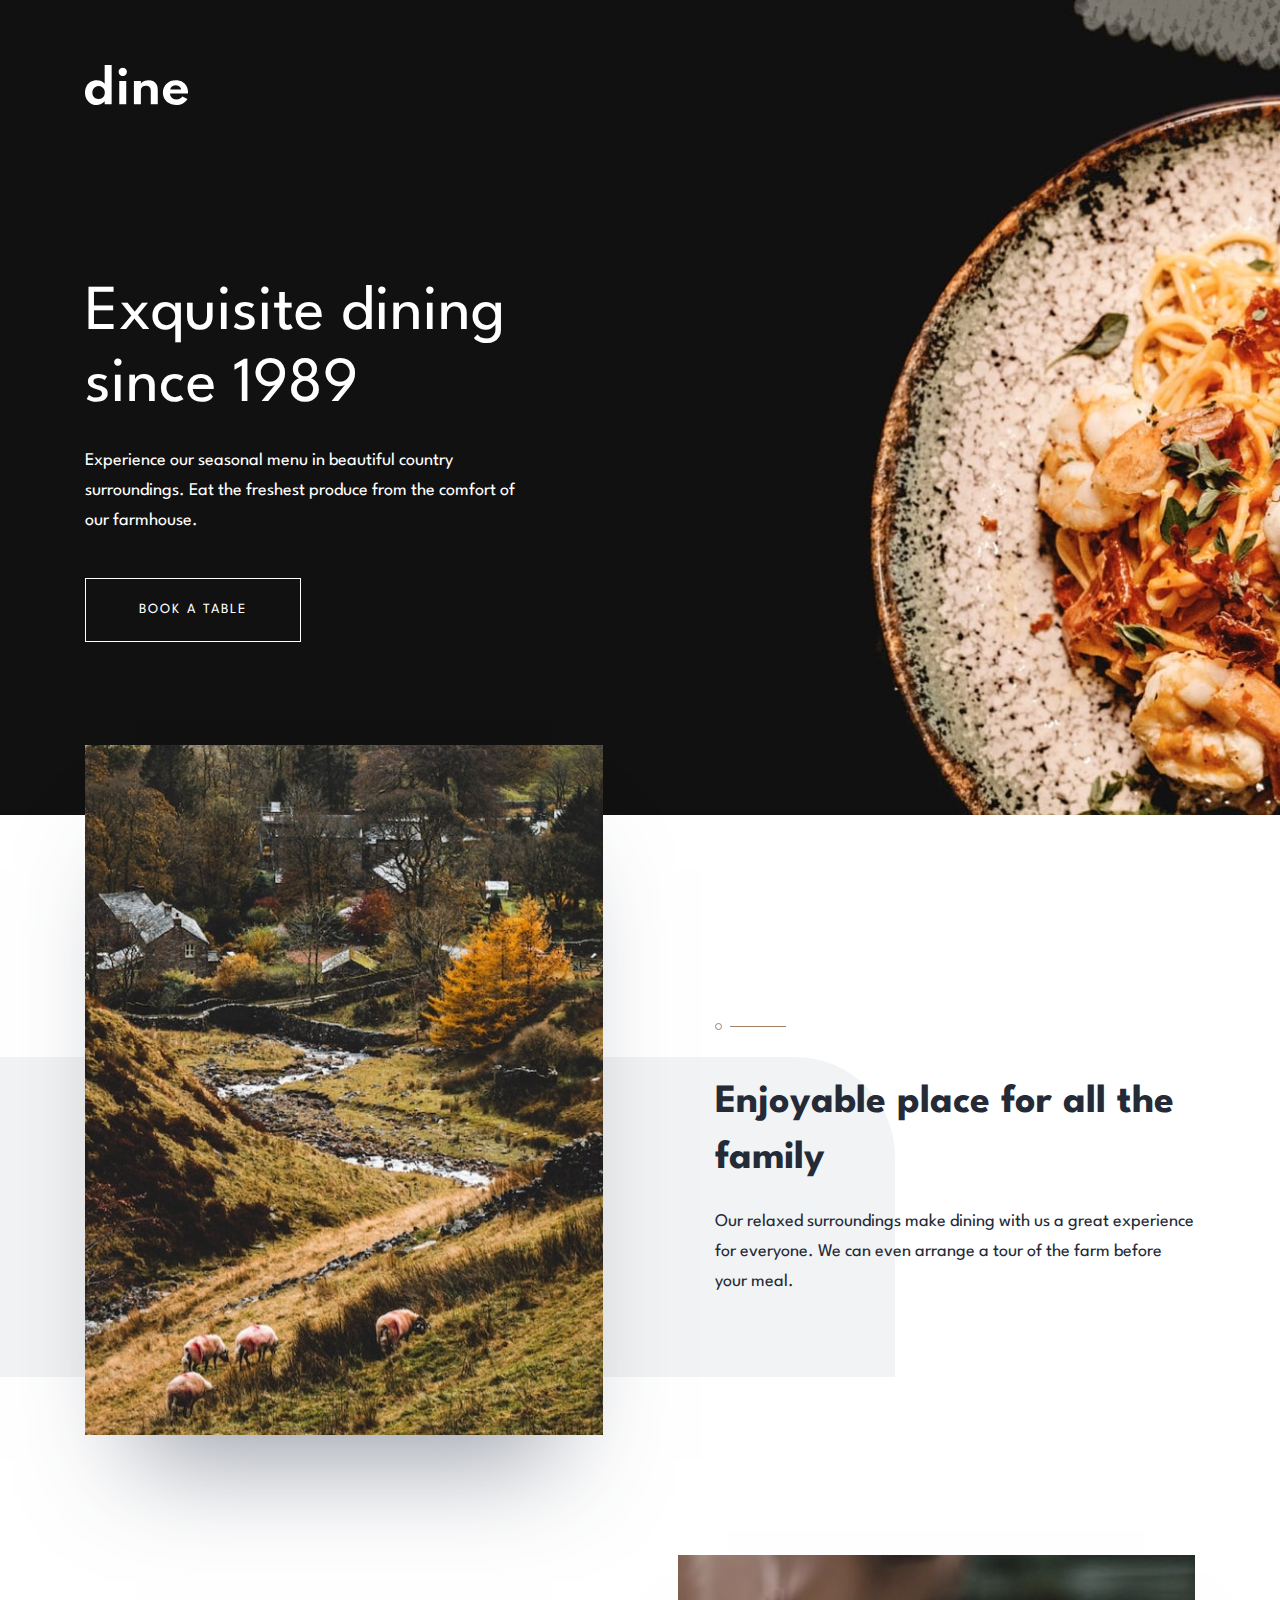
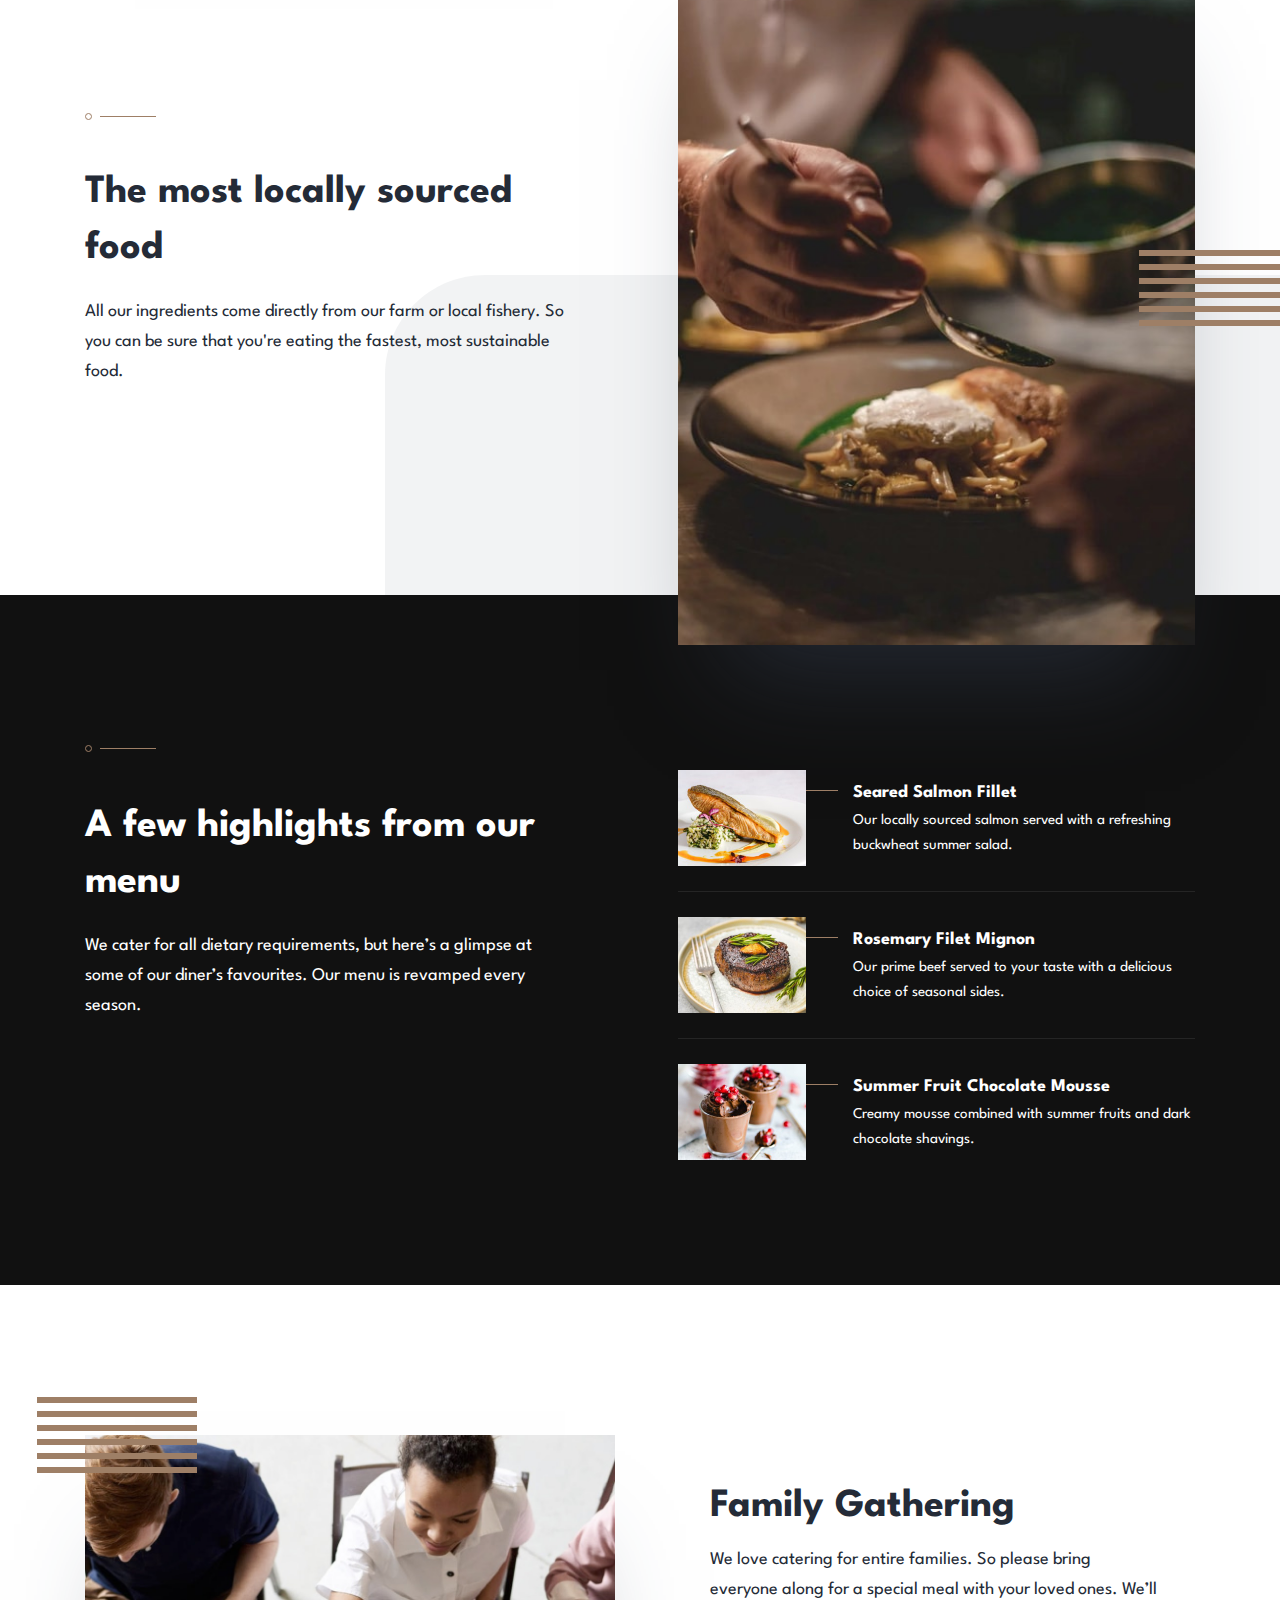
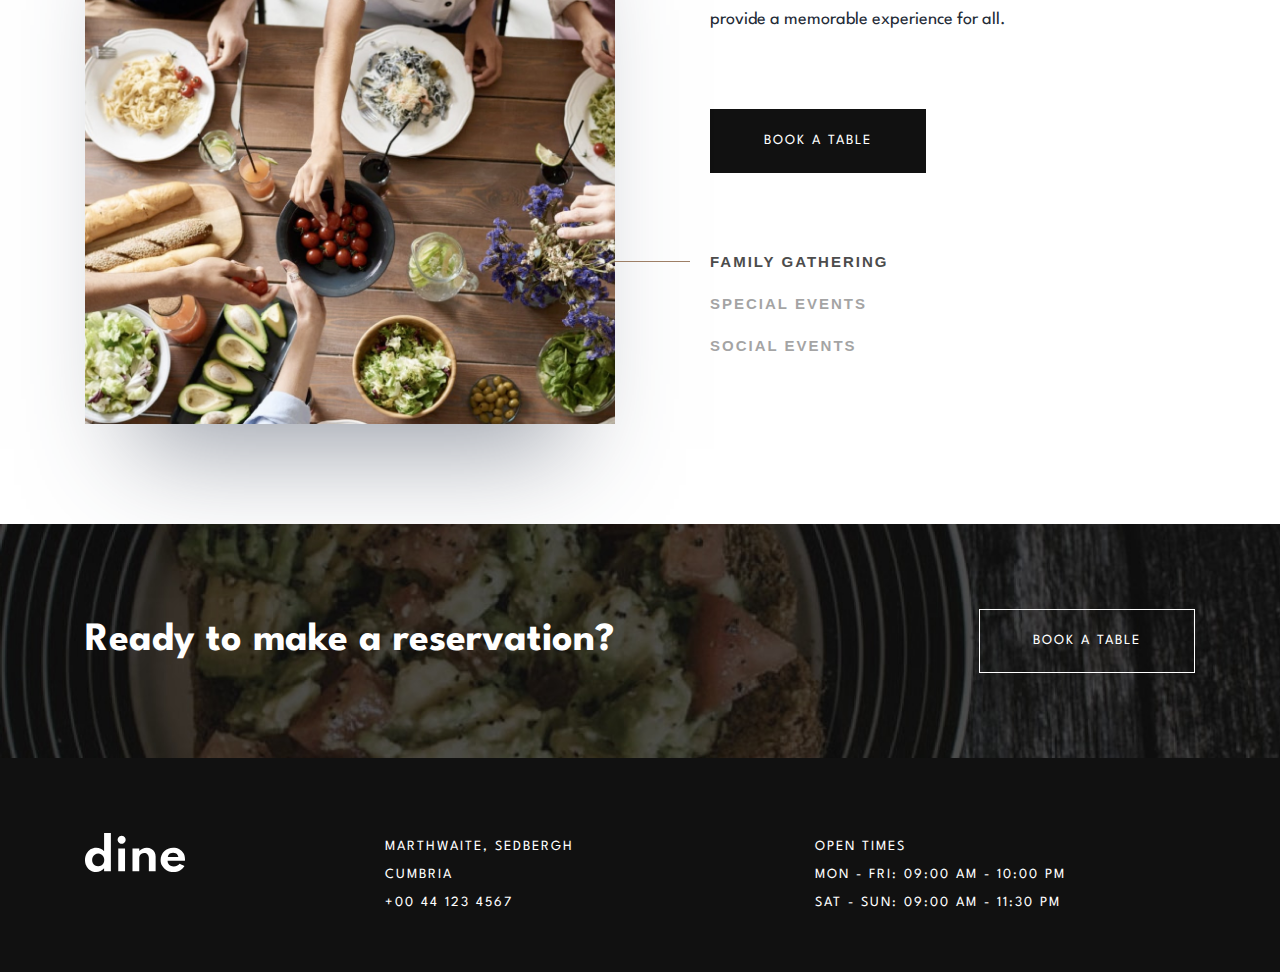
<file: index.html>
<!DOCTYPE html>
<html lang="en">
  <head>
    <meta charset="UTF-8" />
    <meta name="viewport" content="width=device-width, initial-scale=1" />

    <title>Frontend Mentor | Dine Website Challenge</title>
    <meta
      name="description"
      content="Experience our seasonal menu in beautiful country surroundings. Eat the freshest produce from the comfort of our farmhouse."
    />
    <link
      href="https://fonts.googleapis.com/css2?family=Spartan:wght@400;500;600;700&display=swap"
      rel="stylesheet"
    />
    <link rel="stylesheet" href="./css/style.css" />
  </head>

  <body>
    <div class="page">
      <header class="dine">
        <div class="container">
          <a href="index.html"
            ><img class="dine-brand" src="images/logo.svg" alt="Dine Logo"
          /></a>
          <div class="dine-content">
            <h1 class="heading-one dine-heading">
              Exquisite dining<br />
              since 1989
            </h1>
            <p class="body-copy body-copy-light dine-body">
              Experience our seasonal menu in beautiful country surroundings.
              Eat the freshest produce from the comfort of our farmhouse.
            </p>
            <a class="button button-dark dine-button" href="booking.html"
              >Book a table</a
            >
          </div>
        </div>
      </header>
      <main>
        <section class="main">
          <div class="container">
            <div class="main-location">
              <div class="main-location-image">
                <picture>
                  <source
                    srcset="
                      images/homepage/enjoyable-place-desktop.jpg    1920w,
                      images/homepage/enjoyable-place-desktop@2x.jpg 3840w
                    "
                    media="(min-width: 1024px)"
                  />
                  <source
                    srcset="
                      images/homepage/enjoyable-place-tablet.jpg    1024w,
                      images/homepage/enjoyable-place-tablet@2x.jpg 2048w
                    "
                    media="(min-width: 640px)"
                  />
                  <img
                    srcset="
                      images/homepage/enjoyable-place-mobile.jpg     640w,
                      images/homepage/enjoyable-place-mobile@2x.jpg 1280w
                    "
                    class="main-shadow"
                    alt=""
                  />
                </picture>
              </div>
              <div class="main-location-content">
                <svg
                  class="divider"
                  xmlns="http://www.w3.org/2000/svg"
                  width="71"
                  height="7"
                >
                  <g fill="none" fill-rule="evenodd">
                    <path fill="#9E7F66" d="M15 3h56v1H15z" />
                    <circle cx="3.5" cy="3.5" r="3" stroke="#9E7F66" />
                  </g>
                </svg>
                <h2 class="heading-two heading-two-dark">
                  Enjoyable place for all the family
                </h2>
                <p class="body-copy body-copy-dark">
                  Our relaxed surroundings make dining with us a great
                  experience for everyone. We can even arrange a tour of the
                  farm before your meal.
                </p>
              </div>
            </div>
            <div class="main-food">
              <div class="main-food-content">
                <svg
                  class="divider"
                  xmlns="http://www.w3.org/2000/svg"
                  width="71"
                  height="7"
                >
                  <g fill="none" fill-rule="evenodd">
                    <path fill="#9E7F66" d="M15 3h56v1H15z" />
                    <circle cx="3.5" cy="3.5" r="3" stroke="#9E7F66" />
                  </g>
                </svg>
                <h2 class="heading-two heading-two-dark">
                  The most locally sourced food
                </h2>
                <p class="body-copy body-copy-dark">
                  All our ingredients come directly from our farm or local
                  fishery. So you can be sure that you're eating the fastest,
                  most sustainable food.
                </p>
              </div>
              <div class="main-food-image">
                <picture>
                  <source
                    srcset="
                      images/homepage/locally-sourced-desktop.jpg    1920w,
                      images/homepage/locally-sourced-desktop@2x.jpg 3840w
                    "
                    media="(min-width: 1024px)"
                  />
                  <source
                    srcset="
                      images/homepage/locally-sourced-tablet.jpg    1024w,
                      images/homepage/locally-sourced-tablet@2x.jpg 2048w
                    "
                    media="(min-width: 640px)"
                  />
                  <img
                    srcset="
                      images/homepage/locally-sourced-mobile.jpg     640w,
                      images/homepage/locally-sourced-mobile@2x.jpg 1280w
                    "
                    class="main-shadow"
                    alt=""
                  />
                </picture>
                <svg
                  class="pattern-lines"
                  xmlns="http://www.w3.org/2000/svg"
                  width="160"
                  height="76"
                >
                  <g fill="#9E7F66" fill-rule="evenodd">
                    <path
                      d="M0 70h160v6H0zM0 56h160v6H0zM0 42h160v6H0zM0 28h160v6H0zM0 14h160v6H0zM0 0h160v6H0z"
                    />
                  </g>
                </svg>
              </div>
            </div>
          </div>
        </section>
        <section class="menu">
          <div class="container">
            <div class="menu-content">
              <svg
                class="divider"
                xmlns="http://www.w3.org/2000/svg"
                width="71"
                height="7"
              >
                <g fill="none" fill-rule="evenodd">
                  <path fill="#9E7F66" d="M15 3h56v1H15z" />
                  <circle cx="3.5" cy="3.5" r="3" stroke="#9E7F66" />
                </g>
              </svg>
              <h2 class="heading-two heading-two-light">
                A few highlights from our menu
              </h2>
              <p class="body-copy body-copy-light">
                We cater for all dietary requirements, but here’s a glimpse at
                some of our diner’s favourites. Our menu is revamped every
                season.
              </p>
            </div>
            <div class="menu-items">
              <div class="menu-item">
                <picture>
                  <source
                    srcset="
                      images/homepage/salmon-desktop-tablet.jpg    1024w,
                      images/homepage/salmon-desktop-tablet@2x.jpg 2048w
                    "
                    media="(min-width: 640px)"
                  />
                  <img
                    srcset="
                      images/homepage/salmon-mobile.jpg     640w,
                      images/homepage/salmon-mobile@2x.jpg 1280w
                    "
                    class="menu-item-image"
                    alt=""
                  />
                </picture>
                <div class="menu-item-description">
                  <p class="menu-item-description-title">
                    Seared Salmon Fillet
                  </p>
                  <p class="menu-item-description-text">
                    Our locally sourced salmon served with a refreshing
                    buckwheat summer salad.
                  </p>
                </div>
              </div>
              <div class="menu-item">
                <picture>
                  <source
                    srcset="
                      images/homepage/beef-desktop-tablet.jpg    1024w,
                      images/homepage/beef-desktop-tablet@2x.jpg 2048w
                    "
                    media="(min-width: 640px)"
                  />
                  <img
                    srcset="
                      images/homepage/beef-mobile.jpg     640w,
                      images/homepage/beef-mobile@2x.jpg 1280w
                    "
                    class="menu-item-image"
                    alt=""
                  />
                </picture>
                <div class="menu-item-description">
                  <p class="menu-item-description-title">
                    Rosemary Filet Mignon
                  </p>
                  <p class="menu-item-description-text">
                    Our prime beef served to your taste with a delicious choice
                    of seasonal sides.
                  </p>
                </div>
              </div>
              <div class="menu-item">
                <picture>
                  <source
                    srcset="
                      images/homepage/chocolate-desktop-tablet.jpg    1024w,
                      images/homepage/chocolate-desktop-tablet@2x.jpg 2048w
                    "
                    media="(min-width: 640px)"
                  />
                  <img
                    srcset="
                      images/homepage/chocolate-mobile.jpg     640w,
                      images/homepage/chocolate-mobile@2x.jpg 1280w
                    "
                    class="menu-item-image"
                    alt=""
                  />
                </picture>
                <div class="menu-item-description">
                  <p class="menu-item-description-title">
                    Summer Fruit Chocolate Mousse
                  </p>
                  <p class="menu-item-description-text">
                    Creamy mousse combined with summer fruits and dark chocolate
                    shavings.
                  </p>
                </div>
              </div>
            </div>
          </div>
        </section>
        <section class="events">
          <div class="container">
            <div class="events-slide-images">
              <svg
                class="pattern-lines"
                xmlns="http://www.w3.org/2000/svg"
                width="160"
                height="76"
              >
                <g fill="#9E7F66" fill-rule="evenodd">
                  <path
                    d="M0 70h160v6H0zM0 56h160v6H0zM0 42h160v6H0zM0 28h160v6H0zM0 14h160v6H0zM0 0h160v6H0z"
                  />
                </g>
              </svg>
              <picture>
                <source
                  srcset="
                    images/homepage/family-gathering-desktop.jpg    1024w,
                    images/homepage/family-gathering-desktop@2x.jpg 2048w
                  "
                  media="(min-width: 1024px)"
                />
                <source
                  srcset="
                    images/homepage/family-gathering-tablet.jpg    1024w,
                    images/homepage/family-gathering-tablet@2x.jpg 2048w
                  "
                  media="(min-width: 640px)"
                />
                <img
                  srcset="
                    images/homepage/family-gathering-mobile.jpg     640w,
                    images/homepage/family-gathering-mobile@2x.jpg 1280w
                  "
                  id="family-gathering-image"
                  class="events-slide-image is-active"
                  alt=""
                />
              </picture>
              <picture>
                <source
                  srcset="
                    images/homepage/special-events-desktop.jpg    1024w,
                    images/homepage/special-events-desktop@2x.jpg 2048w
                  "
                  media="(min-width: 1024px)"
                />
                <source
                  srcset="
                    images/homepage/special-events-tablet.jpg    1024w,
                    images/homepage/special-events-tablet@2x.jpg 2048w
                  "
                  media="(min-width: 640px)"
                />
                <img
                  srcset="
                    images/homepage/special-events-mobile.jpg     640w,
                    images/homepage/special-events-mobile@2x.jpg 1280w
                  "
                  id="special-events-image"
                  class="events-slide-image"
                  alt=""
                />
              </picture>
              <picture>
                <source
                  srcset="
                    images/homepage/social-events-desktop.jpg    1024w,
                    images/homepage/social-events-desktop@2x.jpg 2048w
                  "
                  media="(min-width: 1024px)"
                />
                <source
                  srcset="
                    images/homepage/social-events-tablet.jpg    1024w,
                    images/homepage/social-events-tablet@2x.jpg 2048w
                  "
                  media="(min-width: 640px)"
                />
                <img
                  srcset="
                    images/homepage/social-events-mobile.jpg     640w,
                    images/homepage/social-events-mobile@2x.jpg 1280w
                  "
                  id="social-events-image"
                  class="events-slide-image"
                  alt=""
                />
              </picture>
            </div>
            <div class="events-slide-content">
              <div class="events-slide-content-items">
                <div
                  id="family-gathering-content"
                  class="events-slide-content-item is-active"
                >
                  <h2 class="heading-two heading-two-dark">
                    Family Gathering
                  </h2>
                  <p class="body-copy body-copy-dark">
                    We love catering for entire families. So please bring
                    everyone along for a special meal with your loved ones.
                    We’ll provide a memorable experience for all.
                  </p>
                </div>
                <div
                  id="special-events-content"
                  class="events-slide-content-item"
                >
                  <h2 class="heading-two heading-two-dark">Special Events</h2>
                  <p class="body-copy body-copy-dark">
                    Whether it’s a romantic dinner or special date you’re
                    celebrating with others we’ll look after you. We’ll be sure
                    to mark your special date with an unforgettable meal.
                  </p>
                </div>
                <div
                  id="social-events-content"
                  class="events-slide-content-item"
                >
                  <h2 class="heading-two heading-two-dark">Social Events</h2>
                  <p class="body-copy body-copy-dark">
                    Are you looking to have a larger social event? No problem!
                    We’re more than happy to cater for big parties. We’ll work
                    with you to make your event a hit with everyone.
                  </p>
                </div>
              </div>
              <a class="button button-light" href="booking.html"
                >Book a table</a
              >
              <div class="events-slide-indicators">
                <button
                  id="family-gathering"
                  class="events-slide-indicator is-active"
                >
                  Family Gathering
                </button>
                <button id="special-events" class="events-slide-indicator">
                  Special Events
                </button>
                <button
                  id="social-events"
                  role="tab"
                  aria-selected="false"
                  class="events-slide-indicator"
                >
                  Social Events
                </button>
              </div>
            </div>
          </div>
        </section>
        <section class="reservation">
          <div class="container">
            <h2 class="heading-two heading-two-light">
              Ready to make a reservation?
            </h2>
            <a class="button button-dark" href="booking.html">Book a table</a>
          </div>
        </section>
      </main>
      <footer class="footer">
        <div class="container">
          <div class="footer-brand">
            <a href="index.html"
              ><img src="images/logo.svg" alt="Dine Logo"
            /></a>
          </div>
          <div class="footer-details">
            <div class="footer-details-address">
              <span>Marthwaite, Sedbergh</span>
              <span>Cumbria</span>
              <span
                ><a href="tel:+00 44 123 4567" class="tel"
                  >+00 44 123 4567</a
                ></span
              >
            </div>
            <div class="footer-details-hours">
              <span>Open Times</span>
              <span>Mon - Fri: 09:00 AM - 10:00 PM</span>
              <span>Sat - Sun: 09:00 AM - 11:30 PM</span>
            </div>
          </div>
        </div>
      </footer>
    </div>
    <script src="js/main.js" defer></script>
  </body>
</html>
</file>
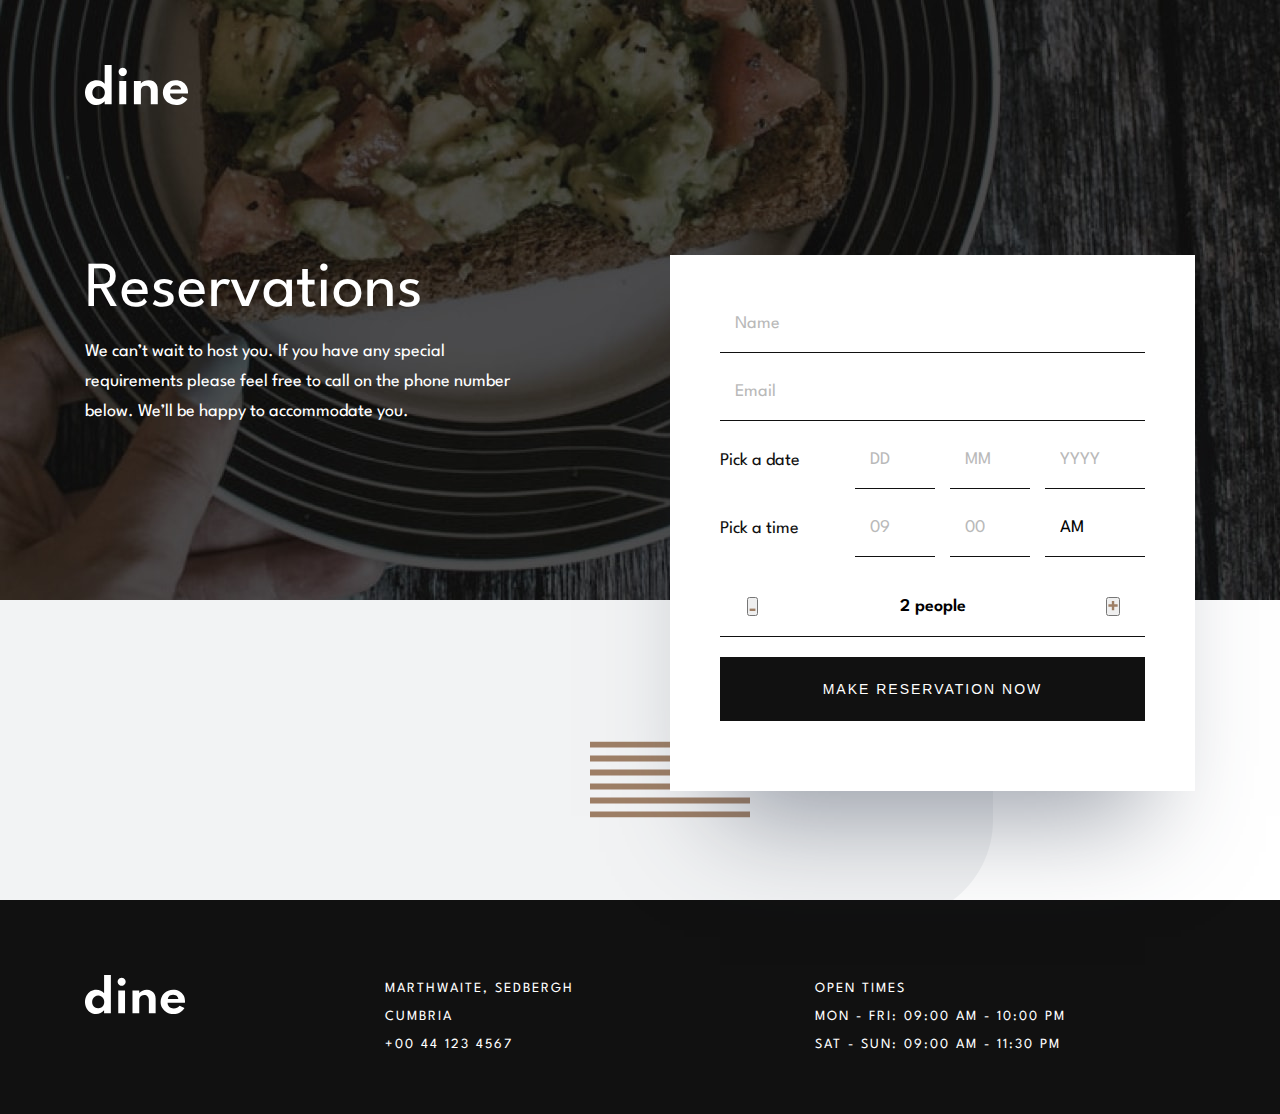
<file: booking.html>
<!DOCTYPE html>
<html lang="en">

<head>
    <meta charset="UTF-8">
    <meta name="viewport" content="width=device-width, initial-scale=1">
    <title>Frontend Mentor | Dine Website Challenge</title>
    <meta name="description" content="Experience our seasonal menu in beautiful country surroundings. Eat the freshest produce from the comfort of our farmhouse." />
    <link href="https://fonts.googleapis.com/css2?family=Spartan:wght@400;500;600;700&display=swap" rel="stylesheet">
    <link rel="stylesheet" href="./css/style.css">
</head>
<body>
    <main class="reservations">
        <div class="container">
            <a href="index.html"><img class="dine-brand" src="images/logo.svg" alt="Dine Logo"></a>
            <div class="reservations-content">
                <div class="reservations-content-text">
                    <h1 class="heading-one reservations-heading">Reservations</h1>
                    <p class="body-copy body-copy-light reservations-body">We can’t wait to host you. If you have any special requirements please feel free to call on the phone number below. We’ll be happy to accommodate you.</p>
                </div>
                <div class="reservations-content-form">
                    <form action="" class="reservations-form" autocomplete="off">
                        <div class="reservations-form-group">
                            <label class="reservations-form-label" for="name">Name</label>
                            <input class="reservations-form-input" id="name" type="text" placeholder="Name">
                            <small></small>
                        </div>
                        <div class="reservations-form-group">
                            <label class="reservations-form-label" for="email">Email</label>
                            <input class="reservations-form-input" id="email" placeholder="Email">
                            <small></small>
                        </div>
                        <div class="reservations-form-group reservations-form-group-datetime">
                            <div class="reservations-form-group-datetime-finput">
                                <span class="reservations-form-text">Pick a date</span>
                                <small></small>
                            </div>
                            <input class="reservations-form-input" id="day" type="number" pattern="[0-9]*" inputmode="numeric" placeholder="DD">
                            <input class="reservations-form-input" id="month" type="number" pattern="[0-9]*" inputmode="numeric" placeholder="MM">
                            <input class="reservations-form-input" id="year" type="number" pattern="[0-9]*" inputmode="numeric" placeholder="YYYY">
                        </div>
                        <div class="reservations-form-group reservations-form-group-datetime">
                            <div class="reservations-form-group-datetime-finput">
                                <span class="reservations-form-text">Pick a time</span>
                                <small></small>
                            </div>
                            <input class="reservations-form-input" id="hour" type="number" pattern="[0-9]*" inputmode="numeric" placeholder="09">
                            <input class="reservations-form-input" id="minute" type="number" pattern="[0-9]*" inputmode="numeric" placeholder="00">
                            <select class="reservations-form-select" id="meridiem">
                                <option value="AM">AM</option>
                                <option value="PM">PM</option>
                            </select>
                        </div>
                        <div class="reservations-form-group reservations-form-group-numpicker">
                            <button class="reservations-form-button-numpicker" id="minus">
                                <svg xmlns="http://www.w3.org/2000/svg" width="7" height="3" pointer-events="bounding-box">
                                    <path fill="#9E7F66" d="M6.425 2.977V.601H.629v2.376z" /></svg>
                            </button>
                            <p><span id="num-of-people">2</span> <span class="numpicker-text">people</span></p>
                            <button class="reservations-form-button-numpicker" id="plus">
                                <svg xmlns="http://www.w3.org/2000/svg" width="10" height="11" pointer-events="bounding-box">
                                    <path fill="#9E7F66" d="M6.227 10.156V6.727h3.429V4.342H6.227V.913H3.842v3.429H.413v2.385h3.429v3.429z" /></svg>
                        </div>
                        <div class="reservations-form-group">
                            <button class="reservations-form-button">Make reservation now</button>
                        </div>
                    </form>
                    <svg
                class="pattern-lines"
                xmlns="http://www.w3.org/2000/svg"
                width="160"
                height="76"
              >
                <g fill="#9E7F66" fill-rule="evenodd">
                  <path
                    d="M0 70h160v6H0zM0 56h160v6H0zM0 42h160v6H0zM0 28h160v6H0zM0 14h160v6H0zM0 0h160v6H0z"
                  />
                </g>
              </svg>
                </div>
            </div>
        </div>
    </main>
    <section class="reservations-bottom"></section>
    <footer class="footer">
        <div class="container">
            <div class="footer-brand">
                <a href="index.html"><img src="images/logo.svg" alt="Dine Logo"></a>
            </div>
            <div class="footer-details">
                <div class="footer-details-address">
                    <span>Marthwaite, Sedbergh</span>
                    <span>Cumbria</span>
                    <span><a href="tel:+00 44 123 4567" class="tel">+00 44 123 4567</a></span>
                </div>
                <div class="footer-details-hours">
                    <span>Open Times</span>
                    <span>Mon - Fri: 09:00 AM - 10:00 PM</span>
                    <span>Sat - Sun: 09:00 AM - 11:30 PM</span>
                </div>
            </div>
        </div>
    </footer>
    <script src="js/booking.js" defer></script>
</body>
</html>
</file>
<file: css/style.css>
:root {
  --color-beaver: #9e7f66;
  --color-xiketic: #17192b;
  --color-gunmetal: #242b37;
  --color-black-coral: #5c6779;
  --color-davys-grey: #4c4c4c;
  --color-white: #ffffff;
  --color-black: #111111;
  --color-border: rgba(151, 151, 151, 0.15);
  --color-dark-blue-shadow: rgba(56, 66, 85, 0.5);
  --color-error: #b54949;
  --color-sucess: #77c72b;
  --transition: 300ms ease-in-out;
  --transition-2: 100ms ease-in-out;
  --card-shadow: 0 7.5rem 10rem -5rem var(--color-dark-blue-shadow);
}

*,
*::before,
*::after {
  margin: 0;
  padding: 0;
  box-sizing: inherit;
}

html {
  scroll-behavior: smooth;
  box-sizing: border-box;
  font-size: 62.5%;
}

body {
  font-family: "Spartan", sans-serif;
  background-color: var(--color-black);
  min-height: 110vh; //change min-height to 110
  min-width: 32rem;
  overflow-x: hidden;
  -webkit-font-smoothing: antialiased;
  -moz-osx-font-smoothing: grayscale;
}

.container {
  margin: 0 auto;
  max-width: 95%;
  min-width: 32rem;
  width: 111rem;
}

img {
  display: block;
  max-width: 100%;
  height: auto;
}

.divider {
  margin-bottom: 4.5rem;
}

@keyframes slide-fade {
  0% {
    opacity: 0;
  }
  100% {
    opacity: 1;
  }
}

input:focus {
  outline: none;
}

.heading-one {
  color: var(--color-white);
  font-size: 6.4rem;
  line-height: 1.125;
}

.heading-two {
  font-weight: 700;
  font-size: 4rem;
  line-height: 1.4;
}
.heading-two-dark {
  color: var(--color-gunmetal);
}
.heading-two-light {
  color: var(--color-white);
}

.body-copy {
  font-weight: 400;
  font-size: 1.8rem;
  line-height: 1.667;
}
.body-copy-dark {
  color: var(--color-gunmetal);
}
.body-copy-light {
  color: var(--color-white);
}

.button {
  display: inline-block;
  background: none;
  text-transform: uppercase;
  font-size: 1.4rem;
  line-height: 1.143;
  letter-spacing: 2px;
  padding: 2.3rem 5.3rem;
  cursor: pointer;
  text-decoration: none;
}
.button-dark {
  color: var(--color-white);
  background-color: transparent;
  border: 1px solid var(--color-white);
  transition: var(--transition) background-color, var(--transition) color;
}

.button-light {
  color: var(--color-white);
  background-color: var(--color-black);
  border: 1px solid transparent;
  transition: var(--transition) background-color, var(--transition) color,
    var(--transition) border-color;
}

.reservation {
  background-repeat: no-repeat;
  background-size: cover;
  background-image: url(./../images/homepage/ready-bg-desktop.jpg);
}

.reservation .container {
  padding: 8.5rem 0;
  display: flex;
  justify-content: space-between;
  align-items: center;
}

.events {
  padding: 15rem 0 10rem 0;
  background-color: var(--color-white);
}

.events .container {
  display: grid;
  grid-template-columns: 1fr 1fr;
  column-gap: 5rem;
  grid-template-areas: "events-images events-content";
}

.events-slide-images {
  position: relative;
  box-shadow: var(--card-shadow);
}
.events-slide-images .pattern-lines {
  z-index: 6;
  position: absolute;
  top: 0;
  left: 0;
  transform: translateX(-30%) translateY(-50%);
}

.events-slide-image {
  display: none;
  visibility: hidden;
  opacity: 0;
}
.events-slide-image.is-active {
  display: block;
  width: 100%;
  visibility: visible;
  opacity: 1;
  z-index: 5;
  animation: slide-fade var(--transition-2);
}

.events-slide-content {
  margin-left: 7.5rem;
  display: flex;
  flex-direction: column;
  align-items: flex-start;
  justify-content: center;
}

.events-slide-content-items {
  min-height: 20rem;
  margin-bottom: 3rem;
}

.events-slide-content-item {
  display: none;
  visibility: hidden;
  opacity: 0;
  max-width: 45rem;
}
.events-slide-content-item.is-active {
  display: block;
  visibility: visible;
  opacity: 1;
  animation: slide-fade var(--transition-2);
}
.events-slide-content-item .heading-two {
  margin-bottom: 1rem;
}
.events-slide-content-item .body-copy {
  margin-bottom: 2rem;
}

.events-slide-indicators {
  margin-top: 8rem;
  display: flex;
  flex-direction: column;
  align-items: flex-start;
}

.events-slide-indicator {
  border: none;
  text-decoration: none;
  cursor: pointer;
  background-color: transparent;
  text-transform: uppercase;
  font-size: 1.5rem;
  letter-spacing: 2px;
  font-weight: 600;
  margin-bottom: 2.5rem;
  color: var(--color-davys-grey);
  transition: opacity var(--transition-2);
  opacity: 0.5;
}

.events-slide-indicator.is-active {
  position: relative;
  opacity: 1;
}
.events-slide-indicator.is-active::before {
  z-index: 1;
  content: "";
  position: absolute;
  border-top: 1px solid var(--color-beaver);
  top: 0;
  left: 0;
  height: 1px;
  width: 9.5rem;
  transform: translateY(0.8rem) translateX(-12.5rem);
}

.footer {
  padding: 7.5rem 0 5.5rem 0;
  color: var(--color-white);
  z-index: 1;
}
.footer .container {
  display: grid;
  grid-template-columns: 30rem 1fr;
  grid-template-areas: "footer-brand footer-details";
}

.footer-brand img {
  max-width: 10rem;
}

.footer-details {
  display: grid;
  grid-template-columns: repeat(auto-fit, minmax(30rem, 1fr));
  gap: 5rem;
}
.footer-details-address span,
.footer-details-hours span {
  display: block;
  font-size: 1.4rem;
  text-transform: uppercase;
  letter-spacing: 2px;
  line-height: 2;
  white-space: nowrap;
}
.footer-details-address span .tel,
.footer-details-hours span .tel {
  color: var(--color-white);
  display: block;
  font-size: 1.4rem;
  text-transform: uppercase;
  letter-spacing: 2px;
  line-height: 2;
  white-space: nowrap;
  text-decoration: none;
}

.dine {
  padding-top: 6.5rem;
  background-repeat: no-repeat;
  background-size: cover;
  background-image: url(./../images/homepage/hero-bg-desktop.jpg);
}

.dine .container {
  height: 75rem;
  display: grid;
  grid-template-rows: min-content 1fr;
}

.dine-content {
  align-self: center;
}
.dine-heading {
  font-weight: 400;
}
.dine-body {
  max-width: 45rem;
  margin-top: 2.4rem;
}

.dine-button {
  margin-top: 4.2rem;
}

.main {
  background-color: var(--color-white);
  background-repeat: no-repeat;
  background-image: url(./../images/patterns/pattern-curve-top-right.svg),
    url(./../images/patterns/pattern-curve-top-left.svg);
  background-position-y: 24.2rem, bottom;
  background-position-x: left, right;
}

.main-location-image {
  grid-area: location-image;
}
.main-location-image img {
  transform: translateY(-7rem);
  width: 100%;
}

.main-location {
  display: grid;
  grid-template-columns: 1fr 1fr;
  column-gap: 7.5rem;
  grid-template-areas: "location-image location-content";
}

.main-location-content {
  grid-area: location-content;
  display: flex;
  flex-direction: column;
  justify-content: center;
  max-width: 48rem;
  margin-left: auto;
}

.main-location-content .heading-two {
  margin-bottom: 2rem;
}
.main-food {
  display: grid;
  grid-template-columns: 1fr 1fr;
  column-gap: 7.5rem;
  grid-template-areas: "food-content food-image";
}

.main-food-image {
  grid-area: food-image;
  position: relative;
}
.main-food-image img {
  transform: translateY(5rem);
  width: 100%;
}

.main-food-image .pattern-lines {
  position: absolute;
  right: 0;
  top: 50%;
  transform: translateX(65%);
}

.main-food-content {
  grid-area: food-content;
  display: flex;
  flex-direction: column;
  justify-content: center;
  max-width: 48rem;
}

.main-food-content .heading-two {
  margin-bottom: 2rem;
}
.main-shadow {
  box-shadow: var(--card-shadow);
}

.menu {
  padding: 15rem 0 10rem 0;
}

.menu .container {
  display: grid;
  grid-template-columns: 1fr 1fr;
  column-gap: 7.5rem;
  grid-template-areas: "menu-content menu-items";
}

.menu-content .heading-two {
  margin-bottom: 2rem;
}

.menu-content {
  max-width: 47rem;
}

.menu-item {
  display: grid;
  grid-template-columns: 16rem 1fr;
  grid-template-areas: "menu-image menu-text";
  column-gap: 1.5rem;
  padding: 2.5rem 0;
  border-bottom: 1px solid var(--color-border);
}

.menu-item:last-of-type {
  border-bottom: none;
}
.menu-item picture {
  position: relative;
  z-index: 5;
}
.menu-item picture::before {
  z-index: 1;
  content: "";
  position: absolute;
  border-top: 1px solid var(--color-beaver);
  top: 0;
  right: 0;
  height: 1px;
  width: 3.2rem;
  transform: translateY(2rem);
}

.menu-item-image {
  grid-area: menu-image;
  width: 12.8rem;
}

.menu-item-description {
  grid-area: menu-text;
  display: flex;
  flex-direction: column;
  justify-content: center;
}

.menu-item-description-title {
  font-size: 1.8rem;
  line-height: 1.667;
  color: var(--color-white);
  font-weight: 700;
}
.menu-item-description-text {
  font-size: 1.5rem;
  line-height: 1.667;
  color: var(--color-white);
  font-weight: 400;
}

/*booking css*/

.reservations {
  height: 60rem;
  padding-top: 6.5rem;
  background-repeat: no-repeat;
  background-size: cover;
  background-image: url(./../images/booking/hero-bg-desktop.jpg);
  overflow: visible;
}

.reservations .container .dine-brand {
  margin-bottom: 15rem;
}

.reservations-content {
  display: grid;
  grid-template-columns: 1fr 1fr;
  column-gap: 7.5rem;
  grid-template-areas: "res-text res-form";
}

.reservations-content-form {
  position: relative;
}
.reservations-content-form .pattern-lines {
  z-index: 1;
  position: absolute;
  bottom: 0;
  left: 0;
  transform: translateX(-50%) translateY(35%);
}

.reservations-heading {
  font-weight: 400;
  margin-bottom: 1rem;
}
.reservations-body {
  max-width: 45rem;
}

.reservations-form {
  position: relative;
  background-color: var(--color-white);
  padding: 5rem;
  box-shadow: var(--card-shadow);
  z-index: 15;
}
.reservations-form-group {
  display: block;
  margin-bottom: 2rem;
}
.reservations-form-group small {
  display: block;
  margin-top: 1rem;
  padding-left: 1.5rem;
  font-size: 1rem;
  color: var(--color-error);
  font-weight: 500;
  visibility: hidden;
}
.reservations-form-group.success .reservations-form-input {
  border-color: var(--color-success);
}
.reservations-form-group.success .reservations-form-input::placeholder {
  color: var(--color-success);
  opacity: 0.7;
}
.reservations-form-group.error .reservations-form-input {
  border-color: var(--color-error);
}
.reservations-form-group.error .reservations-form-input::placeholder {
  color: var(--color-error);
  opacity: 0.7;
}
.reservations-form-group.error .reservations-form-text {
  color: var(--color-error);
}
.reservations-form-group.error
  .reservations-form-group-datetime-finput
  small {
  margin-top: 0.5rem;
  padding-left: 0;
}
.reservations-form-group.error small {
  visibility: visible;
}
.reservations-form-group-datetime {
  display: grid;
  grid-template-columns: repeat(4, min-content);
  grid-template-areas: "finput dt-1 dt-2 dt-3";
  column-gap: 1.5rem;
}
.reservations-form-group-datetime-finput {
  grid-area: finput;
  min-width: 12rem;
  display: flex;
  flex-direction: column;
  justify-content: center;
}

.reservations-form-group-numpicker {
  border-bottom: 1px solid var(--color-black);
  display: grid;
  grid-template-columns: 6.5rem 1fr 6.5rem;
  column-gap: 1.5rem;
  padding: 2rem 0;
  align-items: center;
  justify-items: center;
}
.reservations-form-group-numpicker p {
  font-size: 1.8rem;
  font-weight: 600;
}
.reservations-form-label {
  border: 0;
  clip: rect(0 0 0 0);
  height: 1px;
  margin: -1px;
  overflow: hidden;
  padding: 0;
  position: absolute;
  width: 1px;
}
.reservations-form-input {
  width: 100%;
  border: none;
  border-bottom: 1px solid var(--color-black);
  padding: 1rem 1.5rem 2rem 1.5rem;
  font-size: 1.8rem;
  font-family: "Spartan", sans-serif;
  -webkit-appearance: none;
  border-radius: 0;
}
.reservations-form-input::-webkit-outer-spin-button,
.reservations-form-input::-webkit-inner-spin-button {
  -webkit-appearance: none;
  margin: 0;
}
.reservations-form-input::placeholder {
  font-family: "Spartan", sans-serif;
  font-size: 1.8rem;
  opacity: 0.5;
}
.reservations-form-input[type="number"] {
  min-width: 8rem;
}
.reservations-form-input[type="number"]:nth-child(2) {
  grid-area: dt-1;
}
.reservations-form-input[type="number"]:nth-child(3) {
  grid-area: dt-2;
}
.reservations-form-input[type="number"]:nth-child(4) {
  grid-area: dt-3;
  min-width: 10rem;
}
.reservations-form-select {
  grid-area: dt-3;
  min-width: 10rem;
  -webkit-appearance: none;
  -moz-appearance: none;
  appearance: none;
  border: none;
  border-bottom: 1px solid var(--color-black);
  padding: 1rem 1.5rem 2rem 1.5rem;
  font-size: 1.8rem;
  font-family: "Spartan", sans-serif;
  border-radius: 0;
  background-color: transparent;
}
.reservations-form-text {
  font-size: 1.8rem;
  color: var(--color-black);
}
.reservations-form-button {
  display: inline-block;
  background: var(--color-black);
  color: var(--color-white);
  text-decoration: none;
  text-transform: uppercase;
  font-size: 1.4rem;
  line-height: 1.143;
  letter-spacing: 2px;
  padding: 2.3rem 5.3rem;
  cursor: pointer;
  border: 1px solid transparent;
  width: 100%;
  transition: var(--transition) background-color, var(--transition) color, var(--transition) border-color;
}

}
.reservations-form-button-numpicker {
  cursor: pointer;
  border: 1px solid transparent;
  background-size: cover;
  background-color: var(--color-white);
  display: flex;
  justify-content: center;
  align-items: center;
  width: 6.5rem;
  height: 3rem;
  transition: all 0.2s ease;
  opacity: 0.7;
}

.reservations-form-button-numpicker:focus {
  outline: 0.2rem dotted transparent;
}
.reservations-bottom {
  height: 30rem;
  background-color: var(--color-white);
  background-repeat: no-repeat;
  background-image: url(./../images/patterns/pattern-curve-bottom-right.svg);
}


/*hover states*/

.reservations-form-button:hover{
  background-color: var(--color-white);
  border-color: var(--color-beaver);
  color: var(--color-black);
  cursor: pointer;
}

.reservations-form-button a:hover{
 
}

.reservations-form-input:hover{
  border-color: var(--color-error);
}

#meridiem:hover{
  border-color: var(--color-error);
}

#minus:hover{
  border-radius: 6px;
  border-color: var(--color-black);
  border: 2px solid;
  -moz-border-radius:6px;
  -webkit-border-radius:6px;
  height: 50px;
  width: 100px;
}

#plus:hover{
  border-radius: 6px;
  border-color: var(--color-black);
  border: 2px solid;
  -moz-border-radius:6px;
  -webkit-border-radius:6px;
  height: 50px;
  width: 100px;
} 

.dine-content a:hover {
  color: var(--color-black);
  background-color: var(--color-white);
  border-color: var(--color-black);
  cursor: pointer;
}

.reservation a:hover{
  background-color: var(--color-white);
  color: var(--color-black);
  border-color: var(--color-black);
  cursor: pointer;
}

.events-slide-content a:hover{
 background-color: var(--color-white);
 color:var(--color-black);
 border-color: var(--color-beaver);
 cursor: pointer;
}

#family-gathering:hover{
color: var(--color-error);
cursor: pointer;
}
#special-events:hover{
color: var(--color-error);
cursor: pointer;
}
#social-events:hover{
color: var(--color-error);
cursor: pointer;
}

/*Responsiveness*/

@media only screen and (max-width: 1024px) {
  .reservations-bottom {
    height: 45rem;
    background-image: url(./../images/patterns/pattern-curve-bottom-right.svg);
    background-position-y: 10rem, bottom;
    background-position-x: -67vw, 52vw;
  }
}
@media only screen and (max-width: 1024px) {
  .reservations-form {
    margin: 0 auto;
    max-width: 54rem;
  }
}
@media only screen and (max-width: 640px) {
  .reservations-form {
    padding: 3rem;
  }
}
@media only screen and (max-width: 1024px) {
  .reservation {
    background-image: url(./../images/homepage/ready-bg-tablet.jpg);
  }
}
@media only screen and (max-width: 640px) {
  .reservation {
    background-image: url(./../images/homepage/ready-bg-mobile.jpg);
  }
}
@media only screen and (max-width: 1024px) {
  .dine .container {
    grid-template-rows: min-content min-content;
    text-align: center;
    align-content: center;
    justify-items: center;
    padding-top: 10.5rem;
    height: 90rem;
  }
}
@media only screen and (max-width: 640px) {
  .dine .container {
    height: 70rem;
    padding-top: 0rem;
  }
}
@media only screen and (max-width: 410px) {
  .dine .container {
    height: 65rem;
    padding-top: 0rem;
  }
}
@media only screen and (max-width: 1024px) {
  .dine-brand {
    padding-bottom: 3rem;
  }
}
@media only screen and (max-width: 1024px) {
  .dine-body {
    margin: 2.4rem auto 0 auto;
  }
}
@media only screen and (max-width: 1024px) {
  .main {
    background-image: url(./../images/patterns/pattern-curve-top-right.svg),
      url(./../images/patterns/pattern-curve-top-left.svg);
    background-position-y: 10rem, bottom;
    background-position-x: -67vw, 52vw;
  }
}
@media only screen and (max-width: 640px) {
  .main {
    background-image: none;
  }
}
@media only screen and (max-width: 1024px) {
  .main-location {
    grid-template-columns: 1fr;
    grid-template-areas: "location-image" "location-content";
  }
}
@media only screen and (max-width: 1024px) {
  .main-location-image img {
    width: 90%;
    margin: 0 auto;
  }
}
@media only screen and (max-width: 1024px) {
  .main-location-content {
    max-width: 45rem;
    margin: 0 auto 8rem auto;
    align-items: center;
    align-content: center;
    text-align: center;
  }
}
@media only screen and (max-width: 640px) {
  .main-location-content {
    max-width: 35rem;
  }
}
@media only screen and (max-width: 1024px) {
  .main-food {
    grid-template-columns: 1fr;
    grid-template-areas: "food-image" "food-content";
  }
}
@media only screen and (max-width: 1024px) {
  .main-food-image img {
    transform: translateY(0);
    width: 90%;
    margin: 0 auto;
  }
}
@media only screen and (max-width: 1024px) {
  .main-food-image .pattern-lines {
    transform: translateX(0);
  }
}
@media only screen and (max-width: 640px) {
  .main-food-image .pattern-lines {
    display: none;
  }
}
@media only screen and (max-width: 1024px) {
  .main-food-content {
    max-width: 45rem;
    margin: 8rem auto 8rem auto;
    align-items: center;
    align-content: center;
    text-align: center;
  }
}
@media only screen and (max-width: 640px) {
  .main-food-content {
    max-width: 35rem;
  }
}
@media only screen and (max-width: 1024px) {
  .menu {
    padding: 10rem 0;
  }
}
@media only screen and (max-width: 1024px) {
  .menu .container {
    grid-template-columns: 1fr;
    grid-template-areas: "menu-content" "menu-items";
  }
}
@media only screen and (max-width: 1024px) {
  .menu-content {
    display: flex;
    flex-direction: column;
    align-items: center;
    text-align: center;
    margin: 0 auto 5rem auto;
  }
}
@media only screen and (max-width: 640px) {
  .menu-content {
    max-width: 35rem;
  }
}
@media only screen and (max-width: 1024px) {
  .menu-items {
    max-width: 56rem;
    margin: 0 auto;
  }
}
@media only screen and (max-width: 640px) {
  .menu-items {
    max-width: 35rem;
  }
}
@media only screen and (max-width: 640px) {
  .menu-item {
    grid-template-columns: 1fr;
    grid-template-areas: "menu-image" "menu-text";
  }
}
@media only screen and (max-width: 640px) {
  .menu-item picture::before {
    display: none;
  }
}
@media only screen and (max-width: 640px) {
  .menu-item-image {
    width: 100%;
  }
}
@media only screen and (max-width: 640px) {
  .menu-item-description {
    margin-top: 3rem;
    text-align: center;
  }
}
@media only screen and (max-width: 1024px) {
  .reservations {
    background-image: url(./../images/booking/hero-bg-tablet.jpg);
  }
}
@media only screen and (max-width: 640px) {
  .reservations {
    background-image: url(./../images/booking/hero-bg-mobile.jpg);
  }
}
@media only screen and (max-width: 1024px) {
  .reservations .container .dine-brand {
    margin: 0 auto 3rem auto;
  }
}
@media only screen and (max-width: 1024px) {
  .reservations-content {
    grid-template-columns: 1fr;
    grid-template-areas: "res-text" "res-form";
  }
}
@media only screen and (max-width: 1024px) {
  .reservations-content-text {
    margin: 0 auto 3rem auto;
    max-width: 60rem;
    text-align: center;
  }
}
@media only screen and (max-width: 640px) {
  .reservations-content-text {
    max-width: 33rem;
  }
}
@media only screen and (max-width: 1024px) {
  .reservations-content-form .pattern-lines {
    display: none;
  }
}
@media only screen and (max-width: 1024px) {
  .reservations-body {
    margin: 0 auto;
    max-width: 60rem;
  }
}
@media only screen and (max-width: 640px) {
  .reservations-form-group-datetime {
    grid-template-columns: repeat(3, 1fr);
    grid-template-rows: 1fr 1fr;
    grid-template-areas:
      "finput finput finput"
      "dt-1 dt-2 dt-3";
  }
}
@media only screen and (max-width: 640px) {
  .reservations-form-group-datetime-finput {
    margin-bottom: 1rem;
  }
}
@media only screen and (max-width: 768px) {
  .heading-one {
    font-size: 4.8rem;
    line-height: 1.333;
  }
}
@media only screen and (max-width: 640px) {
  .heading-one {
    font-size: 3.2rem;
    line-height: 1.25;
  }
}
@media only screen and (max-width: 640px) {
  .heading-two {
    font-size: 3.2rem;
    line-height: 1.25;
  }
}
@media only screen and (max-width: 640px) {
  .body-copy {
    font-size: 1.5rem;
  }
}
@media only screen and (max-width: 1024px) {
  .reservation .container {
    flex-direction: column;
  }
}
@media only screen and (max-width: 1024px) {
  .reservation .container .heading-two {
    margin-bottom: 2.5rem;
    text-align: center;
  }
}
@media only screen and (max-width: 1024px) {
  .events {
    padding: 10rem 0;
  }
}
@media only screen and (max-width: 1024px) {
  .events .container {
    grid-template-columns: 1fr;
    grid-template-areas: "events-images" "events-content";
  }
}
@media only screen and (max-width: 1024px) {
  .events-slide-images .pattern-lines {
    left: 10%;
  }
}
@media only screen and (max-width: 640px) {
  .events-slide-images .pattern-lines {
    display: none;
  }
}
@media only screen and (max-width: 1024px) {
  .events-slide-image.is-active {
    margin: 0 auto;
    width: 80%;
  }
}
@media only screen and (max-width: 1280px) {
  .events-slide-content {
    margin-left: 4.5rem;
  }
}
@media only screen and (max-width: 1024px) {
  .events-slide-content {
    margin-left: 0;
    align-items: center;
    text-align: center;
  }
}
@media only screen and (max-width: 1024px) {
  .events-slide-content-items {
    order: 2;
    min-height: 15rem;
  }
}
@media only screen and (max-width: 1024px) {
  .events-slide-content .button {
    order: 3;
  }
}
@media only screen and (max-width: 1024px) {
  .events-slide-indicators {
    width: 100%;
    max-width: 68rem;
    flex-direction: row;
    justify-content: space-between;
    order: 1;
    margin-bottom: 3.5rem;
    margin-top: 5rem;
  }
}
@media only screen and (max-width: 640px) {
  .events-slide-indicators {
    width: 100%;
    max-width: 68rem;
    flex-direction: column;
    align-items: center;
    order: 1;
    margin-bottom: 3.5rem;
  }
}
@media only screen and (max-width: 1280px) {
  .events-slide-indicator.is-active::before {
    transform: translateY(0.8rem) translateX(-9.5rem);
    width: 7.5rem;
  }
}
@media only screen and (max-width: 1024px) {
  .events-slide-indicator.is-active::before {
    width: 8.5rem;
    transform: translateY(1rem) translateX(50%);
    bottom: 0;
    top: initial;
  }
}
@media only screen and (max-width: 1024px) {
  .footer .container {
    grid-template-columns: 25rem 1fr;
  }
}
@media only screen and (max-width: 640px) {
  .footer .container {
    grid-template-columns: 1fr;
    grid-template-areas: "footer-brand" "footer-details";
    justify-items: center;
    text-align: center;
  }
}
@media only screen and (max-width: 640px) {
  .footer-brand img {
    margin-bottom: 4.5rem;
  }
}
@media only screen and (max-width: 1024px) {
  .dine {
    background-image: url(./../images/homepage/hero-bg-tablet.jpg);
  }
}
@media only screen and (max-width: 640px) {
  .dine {
    background-image: url(./../images/homepage/hero-bg-mobile.jpg);
  }
}

.footer-brand img {
    max-width: 10rem;
}

.footer-text {
    display: grid;
    grid-template-columns: repeat(auto-fit, minmax(30rem, 1fr));
    gap: 5rem;
}

.footer-text-address span,
.footer-text-hours span {
    display: block;
    font-size: 1.4rem;
    text-transform: uppercase;
    letter-spacing: 2px;
    line-height: 2;
    white-space: nowrap;
}

.footer-text-address span .tel {
    color: white;
    display: block;
    font-size: 1.4rem;
    text-transform: uppercase;
    letter-spacing: 2px;
    line-height: 2;
    white-space: nowrap;
    text-decoration: none;
}

/*responsiveness*/
@media only screen and (max-width: 1024px) {
    .reservation-container {
      background-image: url(./../images/homepage/ready-bg-tablet.jpg);
    }
  }
  @media only screen and (max-width: 640px) {
    .reservation-container {
      background-image: url(./../images/homepage/ready-bg-mobile.jpg);
    }
  }
  @media only screen and (max-width: 1024px) {
    .dine .container {
      grid-template-rows: min-content min-content;
      text-align: center;
      align-content: center;
      justify-items: center;
      padding-top: 10.5rem;
      height: 90rem;
    }
  }
  @media only screen and (max-width: 640px) {
    .dine .container {
      height: 70rem;
      padding-top: 0rem;
    }
  }
  @media only screen and (max-width: 410px) {
    .dine .container {
      height: 65rem;
      padding-top: 0rem;
    }
}
@media only screen and (max-width: 1024px) {
    .dine-brand {
      padding-bottom: 3rem;
    }
  }
  @media only screen and (max-width: 1024px) {
    .body-text {
      margin: 2.4rem auto 0 auto;
    }
  }
  @media only screen and (max-width: 1024px) {
    .main {
      background-image: url(./../images/patterns/pattern-curve-top-right.svg),
        url(./../images/patterns/pattern-curve-top-left.svg);
      background-position-y: 10rem, bottom;
      background-position-x: -67vw, 52vw;
    }
  }
  @media only screen and (max-width: 640px) {
    .main {
      background-image: none;
    }
  }
  @media only screen and (max-width: 1024px) {
    .main-location {
      grid-template-columns: 1fr;
      grid-template-areas: "location-image" "location-content";
    }
  }
  @media only screen and (max-width: 1024px) {
    .main-location-image img {
      width: 90%;
      margin: 0 auto;
    }
  }
  @media only screen and (max-width: 1024px) {
    .main-location-content {
      max-width: 45rem;
      margin: 0 auto 8rem auto;
      align-items: center;
      align-content: center;
      text-align: center;
    }
  }
  @media only screen and (max-width: 640px) {
    .main-location-content {
      max-width: 35rem;
    }
  }
  @media only screen and (max-width: 1024px) {
    .main-food {
      grid-template-columns: 1fr;
      grid-template-areas: "food-image" "food-content";
    }
  }
  @media only screen and (max-width: 1024px) {
    .main-food-image img {
      transform: translateY(0);
      width: 90%;
      margin: 0 auto;
    }
  }
  @media only screen and (max-width: 1024px) {
    .main-food-image .pattern-lines {
      transform: translateX(0);
    }
  }
  @media only screen and (max-width: 640px) {
    .main-food-image .pattern-lines {
      display: none;
    }
  }
  @media only screen and (max-width: 1024px) {
    .main-food-content {
      max-width: 45rem;
      margin: 8rem auto 8rem auto;
      align-items: center;
      align-content: center;
      text-align: center;
    }
  }
  @media only screen and (max-width: 640px) {
    .main-food-content {
      max-width: 35rem;
    }
  }
  @media only screen and (max-width: 1024px) {
    .menu {
      padding: 10rem 0;
    }
  }
  @media only screen and (max-width: 1024px) {
    .menu .container {
      grid-template-columns: 1fr;
      grid-template-areas: "menu-content" "menu-items";
    }
  }
  @media only screen and (max-width: 1024px) {
    .menu-content {
      display: flex;
      flex-direction: column;
      align-items: center;
      text-align: center;
      margin: 0 auto 5rem auto;
    }
  }
  @media only screen and (max-width: 640px) {
    .menu-content {
      max-width: 35rem;
    }
  }
  @media only screen and (max-width: 1024px) {
    .menu-items {
      max-width: 56rem;
      margin: 0 auto;
    }
  }

  @media only screen and (max-width: 640px) {
    .menu-items {
      max-width: 35rem;
    }
  }
  @media only screen and (max-width: 640px) {
    .menu-item {
      grid-template-columns: 1fr;
      grid-template-areas: "menu-image" "menu-text";
    }
  }
  @media only screen and (max-width: 640px) {
    .menu-item-image {
      width: 100%;
    }
  }
  @media only screen and (max-width: 640px) {
    .menu-item-description {
      margin-top: 3rem;
      text-align: center;
    }
  }

  @media only screen and (max-width: 768px) {
    .heading-one {
      font-size: 4.8rem;
      line-height: 1.333;
    }
  }
  @media only screen and (max-width: 640px) {
    .dine-heading {
      font-size: 3.2rem;
      line-height: 1.25;
    }
  }
  @media only screen and (max-width: 640px) {
    .heading-two {
      font-size: 3.2rem;
      line-height: 1.25;
    }
  }
  @media only screen and (max-width: 640px) {
    .body-text {
      font-size: 1.5rem;
    }
  }
  @media only screen and (max-width: 1024px) {
    .reservation-container .container {
      flex-direction: column;
    }
  }

  @media only screen and (max-width: 1024px) {
    .reservation-container .container .heading-two {
      margin-bottom: 2.5rem;
      text-align: center;
    }
  }

/* hover states */
.dine-content a:hover {
    color: #111111;
    background-color: #ffffff;
    border-color: #111111;
    cursor: pointer;
}

.reservation a:hover{
    background-color: #ffffff;
    color: #111111;
    border-color: #111111;
    cursor: pointer;
}

.events-slideContent a:hover{
   background-color: #ffffff;
   color: #111111;
   border-color: #9e7f66;
   cursor: pointer;
}

.events-slideIndicators:hover{
  color: aqua;
  cursor: pointer;
}

#family-gathering:hover{
  color: var(--color-error);
  cursor: pointer;
}
#special-events:hover{
  color: var(--color-error);
  cursor: pointer;
}
#social-events:hover{
  color: var(--color-error);
  cursor: pointer;
}

#social{
  color: aqua;
  opacity: 0%;
}
</file>
